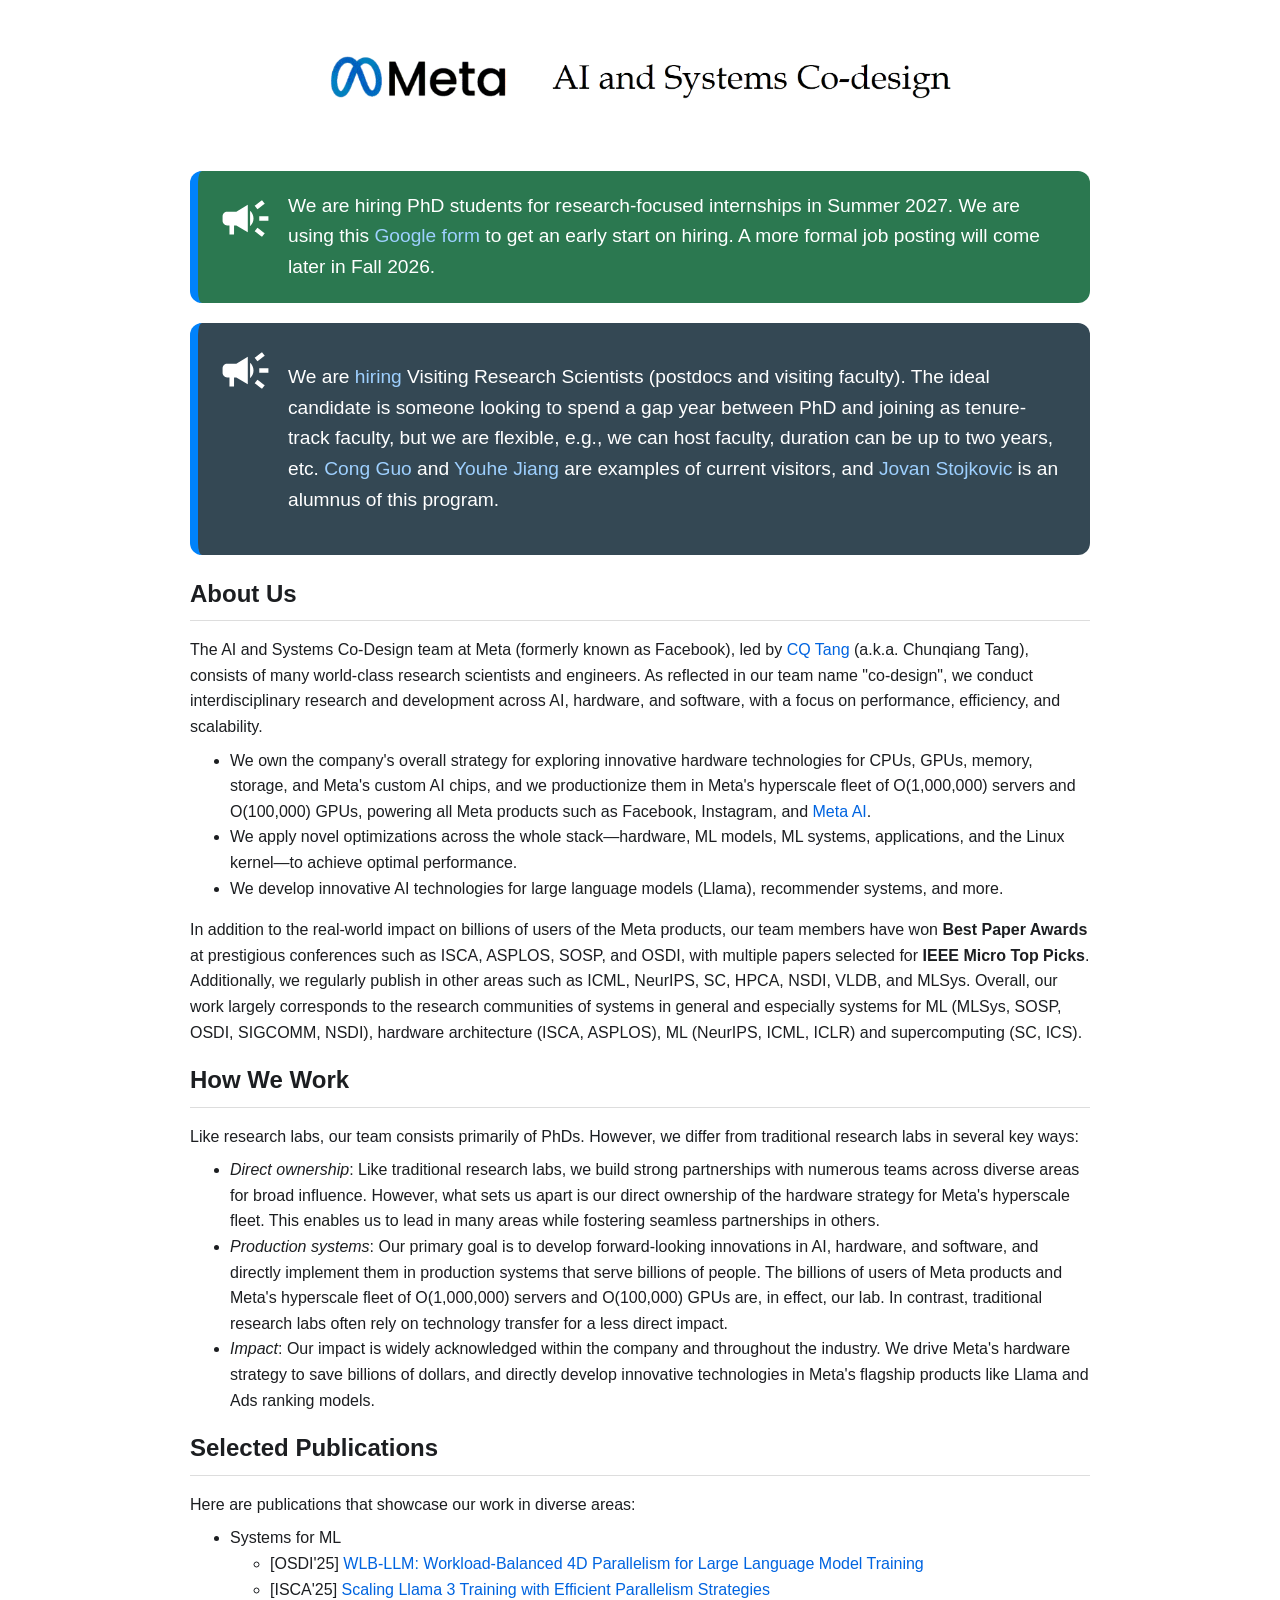
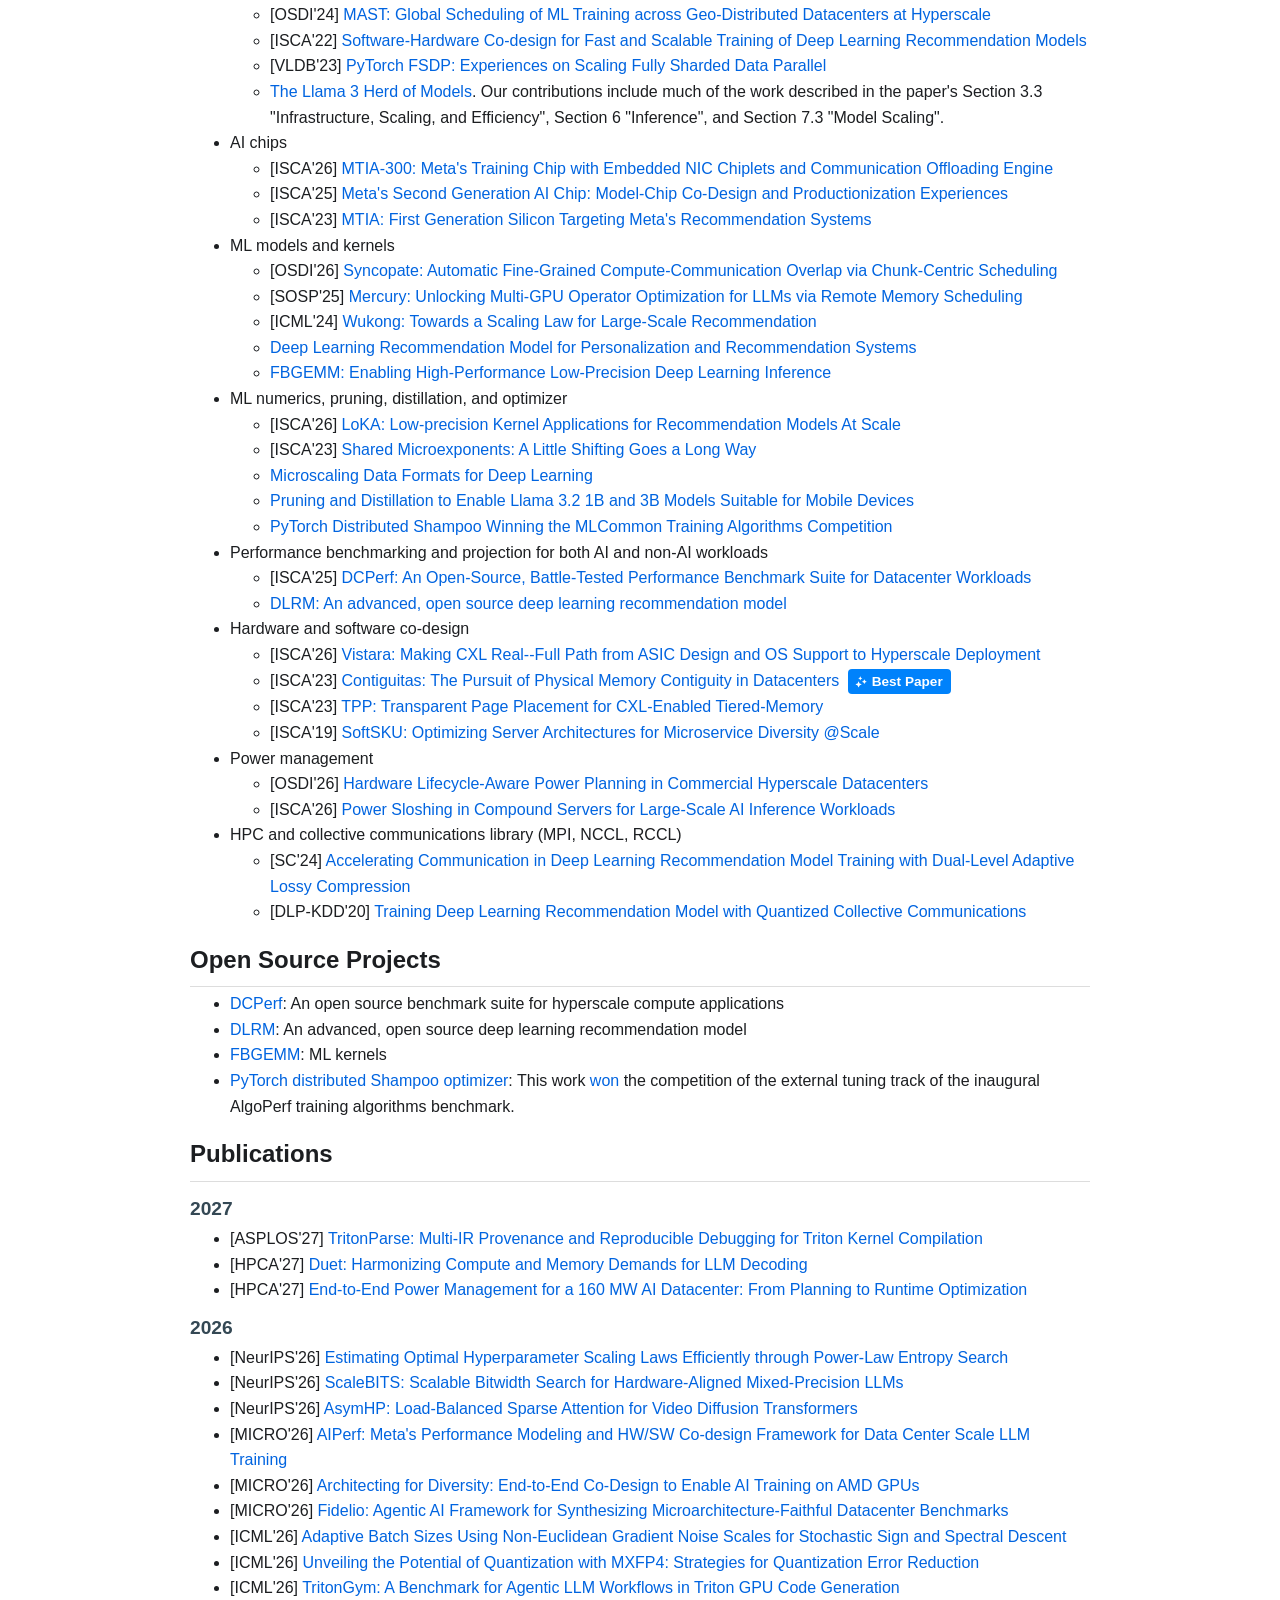
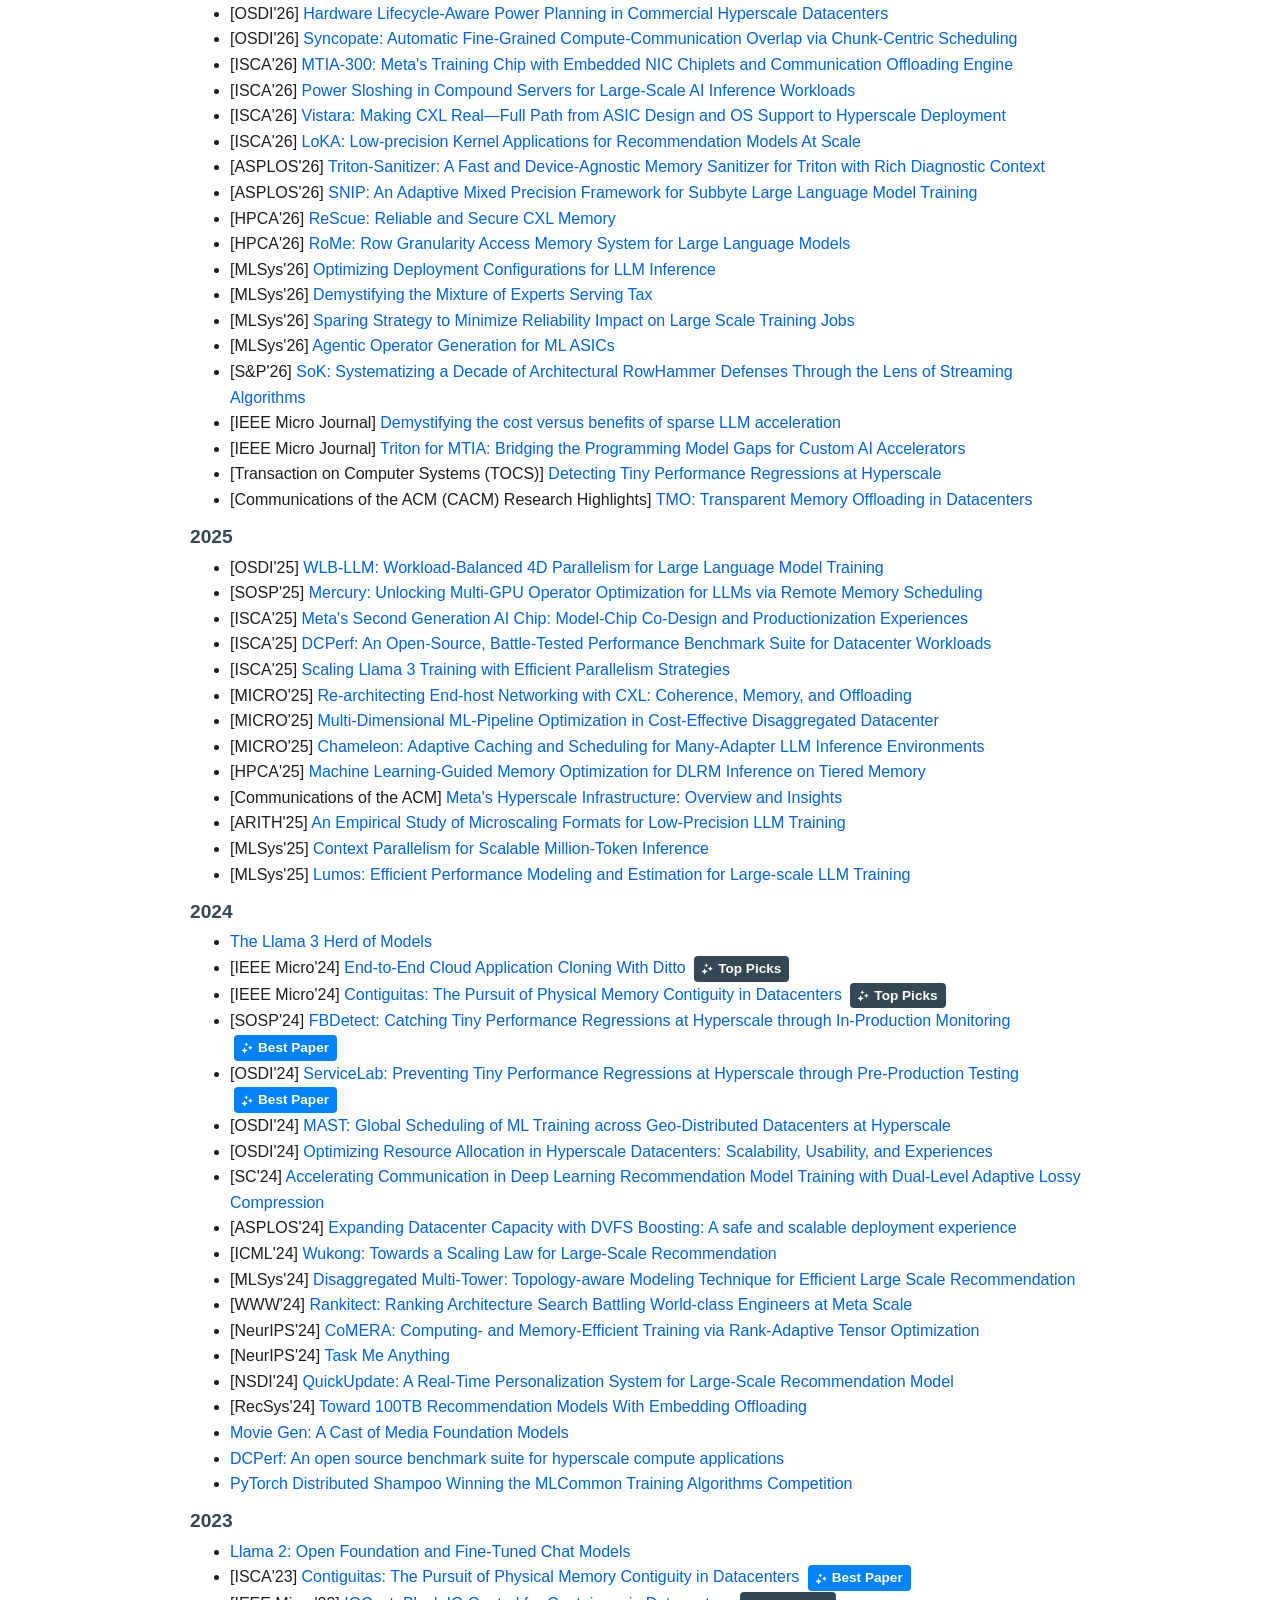
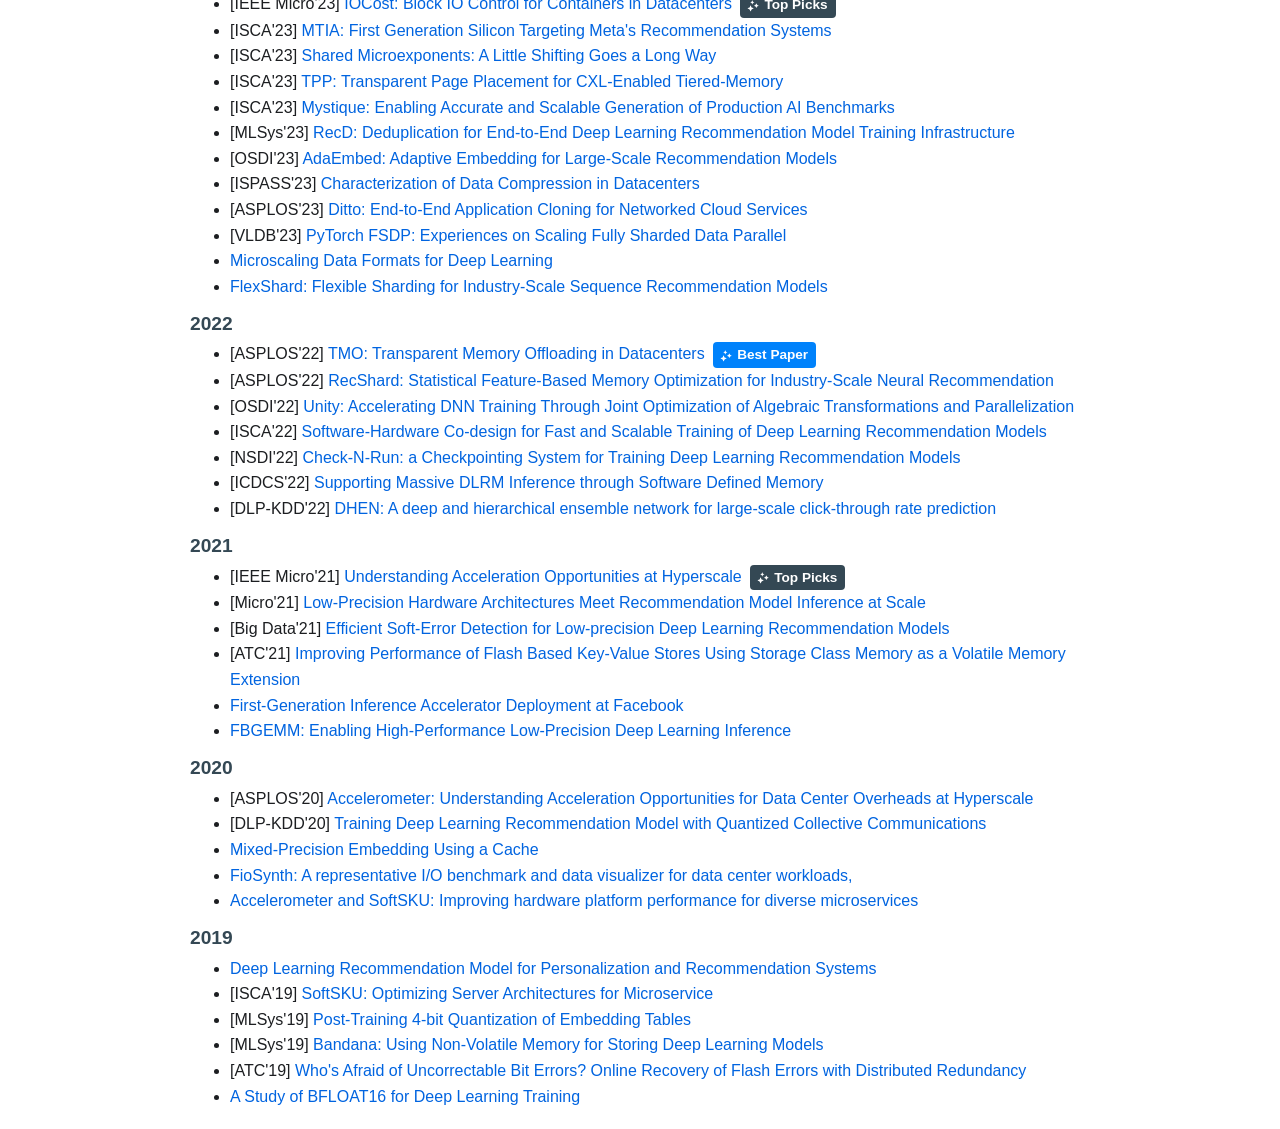
<file: index.html>
<!DOCTYPE html>
<html>

<head>
<meta http-equiv=Content-Type content="text/html; charset=windows-1252">
<meta name="viewport" content="width=device-width, initial-scale=1.0">
<meta name=Generator content="Microsoft Word 15 (filtered)">
<link rel="stylesheet" href="styles.css">
<link href="https://fonts.cdnfonts.com/css/facebook-sans" rel="stylesheet">
</head>

<body>
    <center>
        <p><img width=624 height=45 src="images/image1.gif"></p>
        <!-- <div class="logo-header">
            <img src="images/logo.png">
            <span>&nbsp;</span>
            <span>AI and Systems Co-Design</span>
        </div> -->
    </center>

    <br>

<div class="banner" style="background-color: #2b7850;">
We are hiring PhD students for research-focused internships in Summer 2027.
We are using this <a href="https://forms.gle/iMEyBxXYpRdUAaMf9">Google form</a> to get an early start on hiring. A more formal job posting will come later in Fall 2026.
    </div>

    <div class="banner">
<p>
<!-- <a href="https://jovans2.github.io">Jovan Stojkovic</a> and <a href="https://seahk.github.io">Seah Kim</a>, headed to Texas and Michigan respectively, are currently visiting us and have volunteered to share their experiences if you are interested.-->

We are <a href="https://academicjobsonline.org/ajo/jobs/31789">hiring</a> Visiting Research Scientists (postdocs and visiting faculty). The ideal candidate is someone looking to spend a gap year between PhD and joining as tenure-track faculty, but we are flexible, e.g., we can host faculty, duration can be up to two years, etc. <a href="https://guocong.me/">Cong Guo</a> and <a href="https://youhe-jiang.github.io/">Youhe Jiang</a> are examples of current visitors, and <a href="https://jovans2.github.io">Jovan Stojkovic</a> is an alumnus of this program.
<p>
<!--
      We're excited to welcome <a href="https://guocong.me/">Cong Guo</a> and <a href="https://youhe-jiang.github.io/">Youhe Jiang</a> as Visiting Research Scientists starting Fall 2026. 
<ul>
<li> Cong joins us from Duke - he works on computer architecture, hardware-software co-design, and efficient AI systems, with an emphasis on model compression, quantization, and architectural designs for LLM.
<li> Youhe joins us from Cambridge - he focuses on building efficient large-scale distributed systems for AI, including LLM serving, distributed training, and heterogeneous resource optimization.
</ul>
<a href="https://jovans2.github.io">Jovan Stojkovic</a>, our visitor from 2025-2026, has joined Texas as an assistant professor - he will continue to work with us part-time on cloud-native workloads, datacenters, and systems-level optimization for ML.
-->

    </div>


<div id="aboutus">
    <h2>About Us</h2>

    <p> The AI and Systems Co-Design team at Meta (formerly known as Facebook), led by <a href="https://tangchq74.github.io/"><a href="https://sites.google.com/site/tangchq">CQ Tang</a> (a.k.a. Chunqiang Tang), consists of many world-class research scientists and engineers. As reflected in our team name "co-design", we conduct interdisciplinary research and development across AI, hardware, and software, with a focus on performance, efficiency, and scalability.

<ul>
    <li>We own the company's overall strategy for exploring innovative hardware technologies for CPUs, GPUs, memory, storage, and Meta's custom AI chips, and we productionize them in Meta's hyperscale fleet of O(1,000,000) servers and O(100,000) GPUs, powering all Meta products such as Facebook, Instagram, and <a href="http://meta.ai/">Meta AI</a>.</li>

    <li>We apply novel optimizations across the whole stack&mdash;hardware, ML models, ML systems, applications, and the Linux kernel&mdash;to achieve optimal performance.</li>

    <li>We develop innovative AI technologies for large language models (Llama), recommender systems, and more.</li>
</ul>

<p>In addition to the real-world impact on billions of users of the Meta products, our team members have won <b>Best Paper Awards</b> at prestigious conferences such as ISCA, ASPLOS, SOSP, and OSDI, with multiple papers selected for <b>IEEE Micro Top Picks</b>. Additionally, we regularly publish in other areas such as ICML, NeurIPS, SC, HPCA, NSDI, VLDB, and MLSys. Overall, our work largely corresponds to the research communities of systems in general and especially systems for ML (MLSys, SOSP, OSDI, SIGCOMM, NSDI), hardware architecture (ISCA, ASPLOS), ML (NeurIPS, ICML, ICLR) and supercomputing (SC, ICS).</p>
</div>

<div id="howwework">
<p> <h2>How We Work</h2>

<p>Like research labs, our team consists primarily of PhDs. However, we differ from traditional research labs in several key ways:

<ul>
    <li><i>Direct ownership</i>: Like traditional research labs, we build strong partnerships with numerous teams across diverse areas for broad influence. However, what sets us apart is our direct ownership of the hardware strategy for Meta's hyperscale fleet. This enables us to lead in many areas while fostering seamless partnerships in others.</li>

    <li><i>Production systems</i>: Our primary goal is to develop forward-looking innovations in AI, hardware, and software, and directly implement them in production systems that serve billions of people. The billions of users of Meta products and Meta's hyperscale fleet of O(1,000,000) servers and O(100,000) GPUs are, in effect, our lab. In contrast, traditional research labs often rely on technology transfer for a less direct impact.</li>

    <li><i>Impact</i>: Our impact is widely acknowledged within the company and throughout the industry. We drive Meta's hardware strategy to save billions of dollars, and directly develop innovative technologies in Meta's flagship products like Llama and Ads ranking models.</li>
</ul>
</div>

<!--
<div id="members">
<p>To gain a better understanding of who we are, feel free to explore some profiles of our team members:
<a href="https://tangchq74.github.io/">Chunqiang (CQ) Tang</a>,
<a href="https://scholar.google.com/citations?user=8xbO51UAAAAJ&amp;hl=en&amp;oi=ao">Pavan Balaji</a>,
<a href="https://scholar.google.com/citations?user=HqGW4HIAAAAJ&amp;hl=en&amp;oi=ao">Amar Phanishayee</a>,
<a href="https://scholar.google.com/citations?user=p5h2zh8AAAAJ&amp;hl=en&amp;oi=ao">Maxim Naumov</a>,
<a href="https://sites.google.com/site/jongsoopark/home">Jongsoo Park</a>,
<a href="https://scholar.google.com/citations?user=eOyDnQYAAAAJ&amp;hl=en"> Changkyu Kim</a>,
<a href="https://scholar.google.com/citations?user=yxUD8q4AAAAJ&amp;hl=en&amp;oi=ao">Doe Hyun Yoon</a>,
<a href="https://scholar.google.com/citations?user=yUXXPwYAAAAJ&amp;hl=en">Satish Nadathur</a>,
<a href="https://scholar.google.com/citations?user=8rbsmO0AAAAJ&amp;hl=en&amp;oi=ao">Abhishek Dhanotia</a>,
<a href="https://scholar.google.com/citations?user=KpnlsFwAAAAJ&amp;hl=en&amp;oi=ao">Joel Coburn</a>,
<a href="https://scholar.google.com/citations?user=6PyfjT4AAAAJ&amp;hl=en&amp;oi=ao">Ehsan K. Ardestani</a>,
<a href="https://scholar.google.com/citations?user=Ce2uZUYAAAAJ&amp;hl=en&amp;oi=ao">Bangsheng Tang</a>,
<a href="https://scholar.google.com/citations?user=mD2TUGQAAAAJ&amp;hl=en&amp;oi=ao">Mustafa Ozdal</a>,<a
<a href="https://jianyuhuang.com/">Jianyu Huang</a>,
<a href="https://dblp.org/pid/92/5162.html">Wenyin Fu</a>,
<a href="https://scholar.google.com/citations?user=nFONGREAAAAJ&amp;hl=en">Jayneel Gandhi</a>,
<a href="https://scholar.google.com/citations?user=elK4Gu8AAAAJ&amp;hl=en">Geet Sethi</a>.</li></p>
</div>
-->


<div id="selectedpublications">
<p><h2>Selected Publications</h2>

<p>Here are publications that showcase our work in diverse areas:</p>

<ul>

<li>Systems for ML
    <ul>
        <li>[OSDI'25] <a href="https://www.usenix.org/system/files/osdi25-wang-zheng.pdf">WLB-LLM: Workload-Balanced 4D Parallelism for Large Language Model Training</a></li>
     <li>[ISCA'25] <a href="papers/Llama3-ISCA25.pdf">Scaling Llama 3 Training with Efficient Parallelism Strategies</a></li>
    <li>[OSDI'24] <a href="https://www.usenix.org/system/files/osdi24-choudhury.pdf"> MAST: Global Scheduling of ML Training across Geo-Distributed Datacenters at Hyperscale</a></li>


    <li>[ISCA'22] <a href="https://arxiv.org/pdf/2104.05158">Software-Hardware Co-design for Fast and Scalable Training of Deep Learning Recommendation Models</a></li>

    <li>[VLDB'23] <a href="https://arxiv.org/pdf/2304.11277">PyTorch FSDP: Experiences on Scaling Fully Sharded Data Parallel</a></li>

        <li><a href="https://ai.meta.com/research/publications/the-llama-3-herd-of-models/">The Llama 3 Herd of Models</a>. Our contributions include much of the work described in the paper's Section 3.3 "Infrastructure, Scaling, and Efficiency", Section 6 "Inference", and Section 7.3 "Model Scaling".</li>

    </ul>
</li>

<li>AI chips
    <ul>
        <li>[ISCA'26] <a href="papers/MTIA300_ISCA2026.pdf">MTIA-300: Meta's Training Chip with Embedded NIC Chiplets and Communication Offloading Engine</a></li>
        <li>[ISCA'25] <a href="papers/MTIA-ISCA25.pdf">Meta's Second Generation AI Chip: Model-Chip Co-Design and Productionization Experiences</a></li>
        <li>[ISCA'23] <a href="http://firoozshahian.com/publications/3579371.3589348.pdf">MTIA: First Generation Silicon Targeting Meta's Recommendation Systems</a>
    </ul>
</li>

<li>ML models and kernels
    <ul>
        <li>[OSDI'26] <a href="https://arxiv.org/pdf/2601.20595">Syncopate: Automatic Fine-Grained Compute-Communication Overlap via Chunk-Centric Scheduling</a></li>
        <li>[SOSP'25] <a href="https://dl.acm.org/doi/pdf/10.1145/3731569.3764798">Mercury: Unlocking Multi-GPU Operator Optimization for LLMs via Remote Memory Scheduling</a></li>
        <li>[ICML'24] <a href="https://arxiv.org/pdf/2403.02545">Wukong: Towards a Scaling Law for Large-Scale Recommendation</a></li>
        <li><a href="https://arxiv.org/pdf/1906.00091">Deep Learning Recommendation Model for Personalization and Recommendation Systems</a></li>

        <li><a href="https://arxiv.org/pdf/2101.05615">FBGEMM: Enabling High-Performance Low-Precision Deep Learning Inference</a></li>
    </ul>
</li>

<li>ML numerics, pruning, distillation, and optimizer
    <ul>
        <li>[ISCA'26] <a href="https://arxiv.org/pdf/2605.10886">LoKA: Low-precision Kernel Applications for Recommendation Models At Scale</a></li>
        <li>[ISCA'23] <a href="https://arxiv.org/abs/2302.08007">Shared Microexponents: A Little Shifting Goes a Long Way</a></li>

        <li><a href="https://arxiv.org/pdf/2310.10537">Microscaling Data Formats for Deep Learning</a></li>

        <li><a href="https://ai.meta.com/blog/llama-3-2-connect-2024-vision-edge-mobile-devices/">Pruning and Distillation to Enable Llama 3.2 1B and 3B Models Suitable for Mobile Devices</a></li>

        <li><a href="https://www.linkedin.com/posts/hjmshi_announcing-the-results-of-the-inaugural-algoperf-activity-7224879495734870017-rVHn/"> PyTorch Distributed Shampoo Winning the MLCommon Training
Algorithms Competition</a></li>
    </ul>
</li>

<li>Performance benchmarking and projection for both AI and non-AI workloads
    <ul>
        <li>[ISCA'25] <a href="papers/DCPerf-ISCA25.pdf">DCPerf: An Open-Source, Battle-Tested Performance Benchmark Suite for Datacenter Workloads</a></li>

        <li><a href="https://ai.meta.com/blog/dlrm-an-advanced-open-source-deep-learning-recommendation-model/">DLRM: An advanced, open source deep learning recommendation model</a></li>
    </ul>
</li>

<li>Hardware and software co-design
    <ul>
        <li> [ISCA'26] <a href="papers/isca26/vistara_camera_ready.pdf">Vistara: Making CXL Real--Full Path from ASIC Design and OS Support to Hyperscale Deployment</a></li>
        <li>[ISCA'23] <a href="https://dl.acm.org/doi/pdf/10.1145/3579371.3589079"> Contiguitas: The Pursuit of Physical Memory Contiguity in Datacenters</a> <span class="award">Best Paper</span></li>

        <li>[ISCA'23] <a href="https://arxiv.org/pdf/2206.02878">TPP: Transparent Page Placement for CXL-Enabled Tiered-Memory</a></li>

        <li>[ISCA'19] <a href="https://research.fb.com/wp-content/uploads/2019/05/SoftSKU-Optimizing-Server-Architectures-for-Microservice-Diversity-@Scale.pdf">SoftSKU: Optimizing Server Architectures for Microservice
Diversity @Scale</a></li>
    </ul>
</li>

<li> Power management
    <ul>
        <li>[OSDI'26] <a href="https://jovans2.github.io/files/Li_OSDI_2026.pdf">Hardware Lifecycle-Aware Power Planning in Commercial Hyperscale Datacenters</a></li>
        <li>[ISCA'26] <a href="https://jovans2.github.io/files/power_sloshing_isca_camera_ready.pdf">Power Sloshing in Compound Servers for Large-Scale AI Inference Workloads</a></li>
    </ul>
</li>

<li>HPC and collective communications library (MPI, NCCL, RCCL)
    <ul>
        <li>[SC'24] <a href="https://arxiv.org/pdf/2407.04272">Accelerating
Communication in Deep Learning Recommendation Model Training with Dual-Level
Adaptive Lossy Compression</a></li>

        <li>[DLP-KDD'20] <a href="https://research.fb.com/wp-content/uploads/2020/08/Training-Deep-Learning-Recommendation-Model-with-Quantized-Collective-Communications-v2.pdf"> Training Deep Learning Recommendation Model with Quantized Collective Communications</a></li>
    </ul>
</li>

</ul>
</div>


<div id="opensourceprojects">
<p> <h2>Open Source Projects</h2>
<ul>
    <li><a href="https://engineering.fb.com/2024/08/05/data-center-engineering/dcperf-open-source-benchmark-suite-for-hyperscale-compute-applications/">DCPerf</a>: An open source benchmark suite for hyperscale compute applications</li>

    <li><a href="https://ai.meta.com/blog/dlrm-an-advanced-open-source-deep-learning-recommendation-model/"> DLRM</a>: An advanced, open source deep learning recommendation model</li>

    <li><a href="https://pytorch.org/FBGEMM/">FBGEMM</a>: ML kernels</li>

    <li><a href="https://github.com/facebookresearch/optimizers/blob/main/distributed_shampoo/README.md"> PyTorch distributed Shampoo optimizer</a>: This work <a href="https://www.linkedin.com/posts/hjmshi_announcing-the-results-of-the-inaugural-algoperf-activity-7224879495734870017-rVHn/">won</a> the competition of the external tuning track of the inaugural AlgoPerf training algorithms benchmark.</li>
</ul>
</div>

<!-- moved publications into a separate publications.html so we can share across index.html and acf.html -->
<!-- use this command to test locally (since otherwise javascript wont be able to load the publications.html file) -->
<!-- % python3 -m http.server 8000 --bind localhost -->
<div id="publications"></div>

<script>
  fetch('publications.html')
    .then(response => response.text())
    .then(html => {
      document.getElementById('publications').innerHTML = html;
    });
</script>

</body>

</html>
</file>
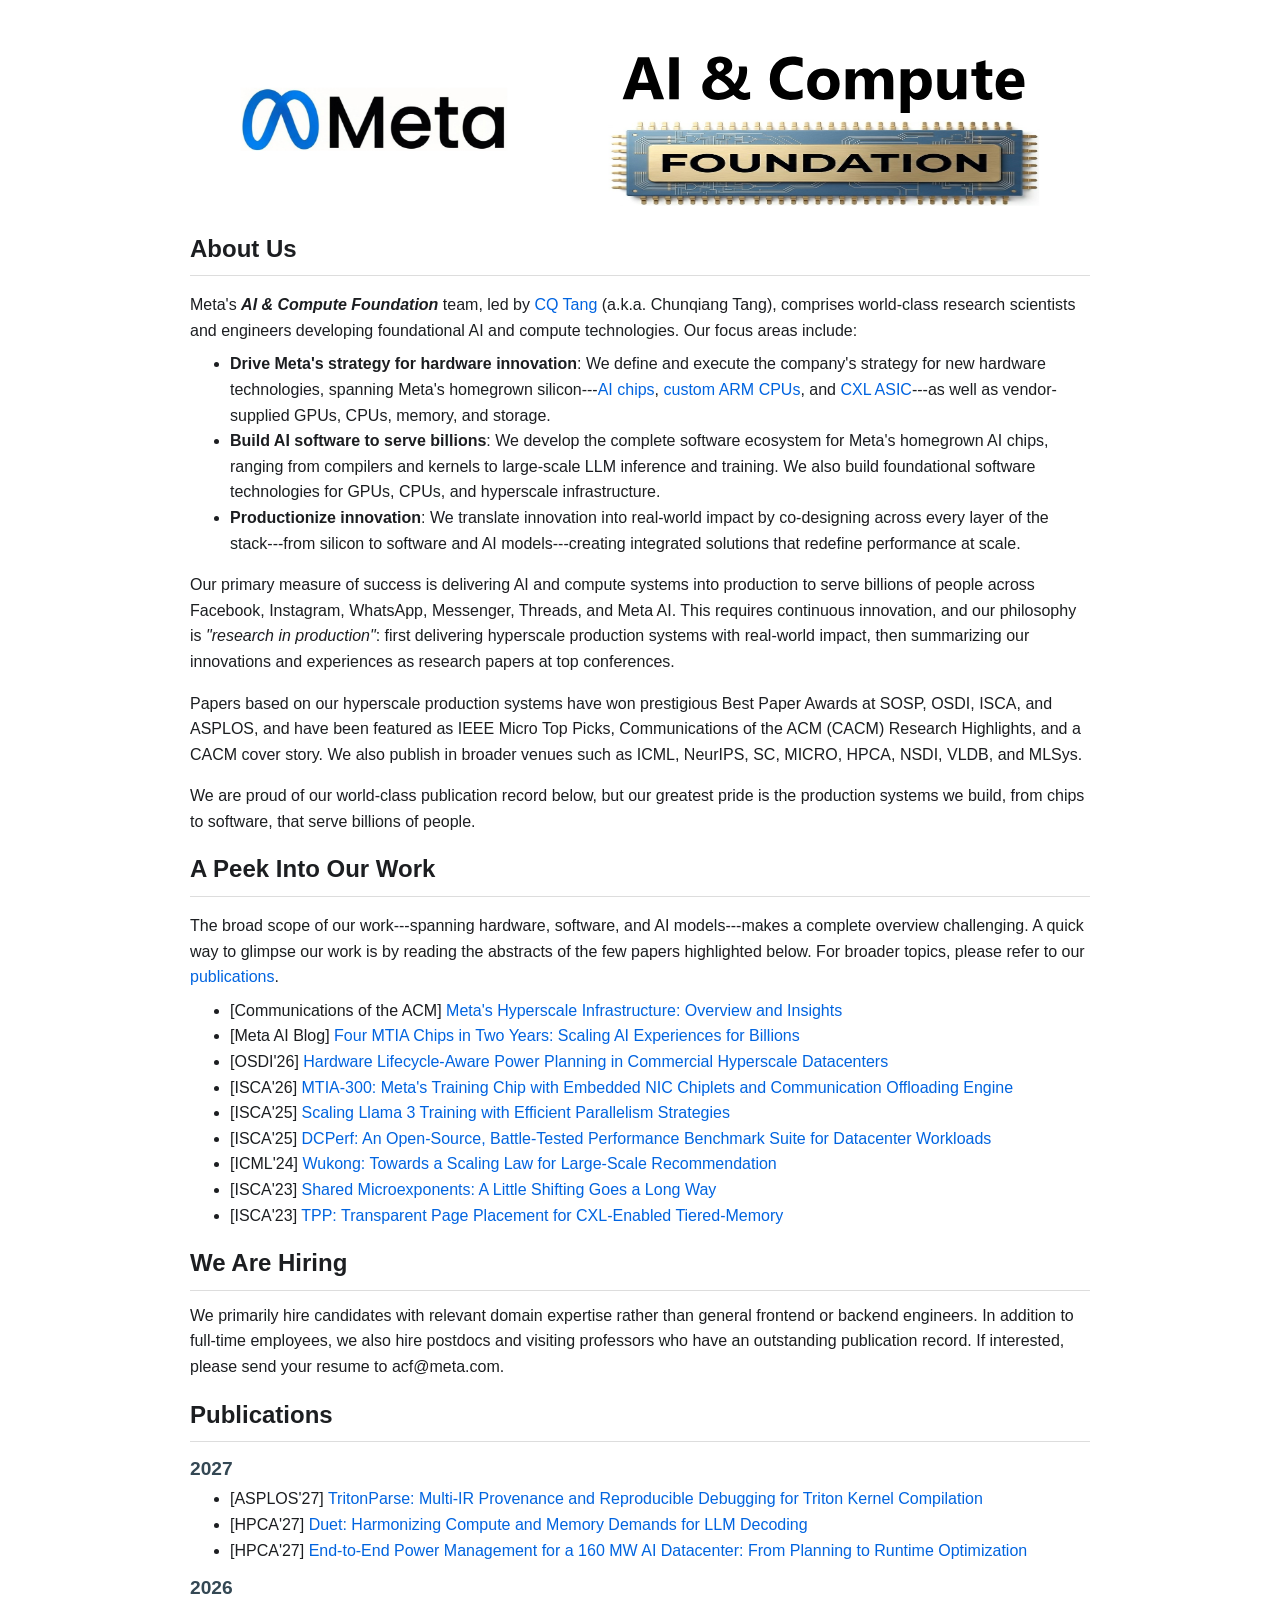
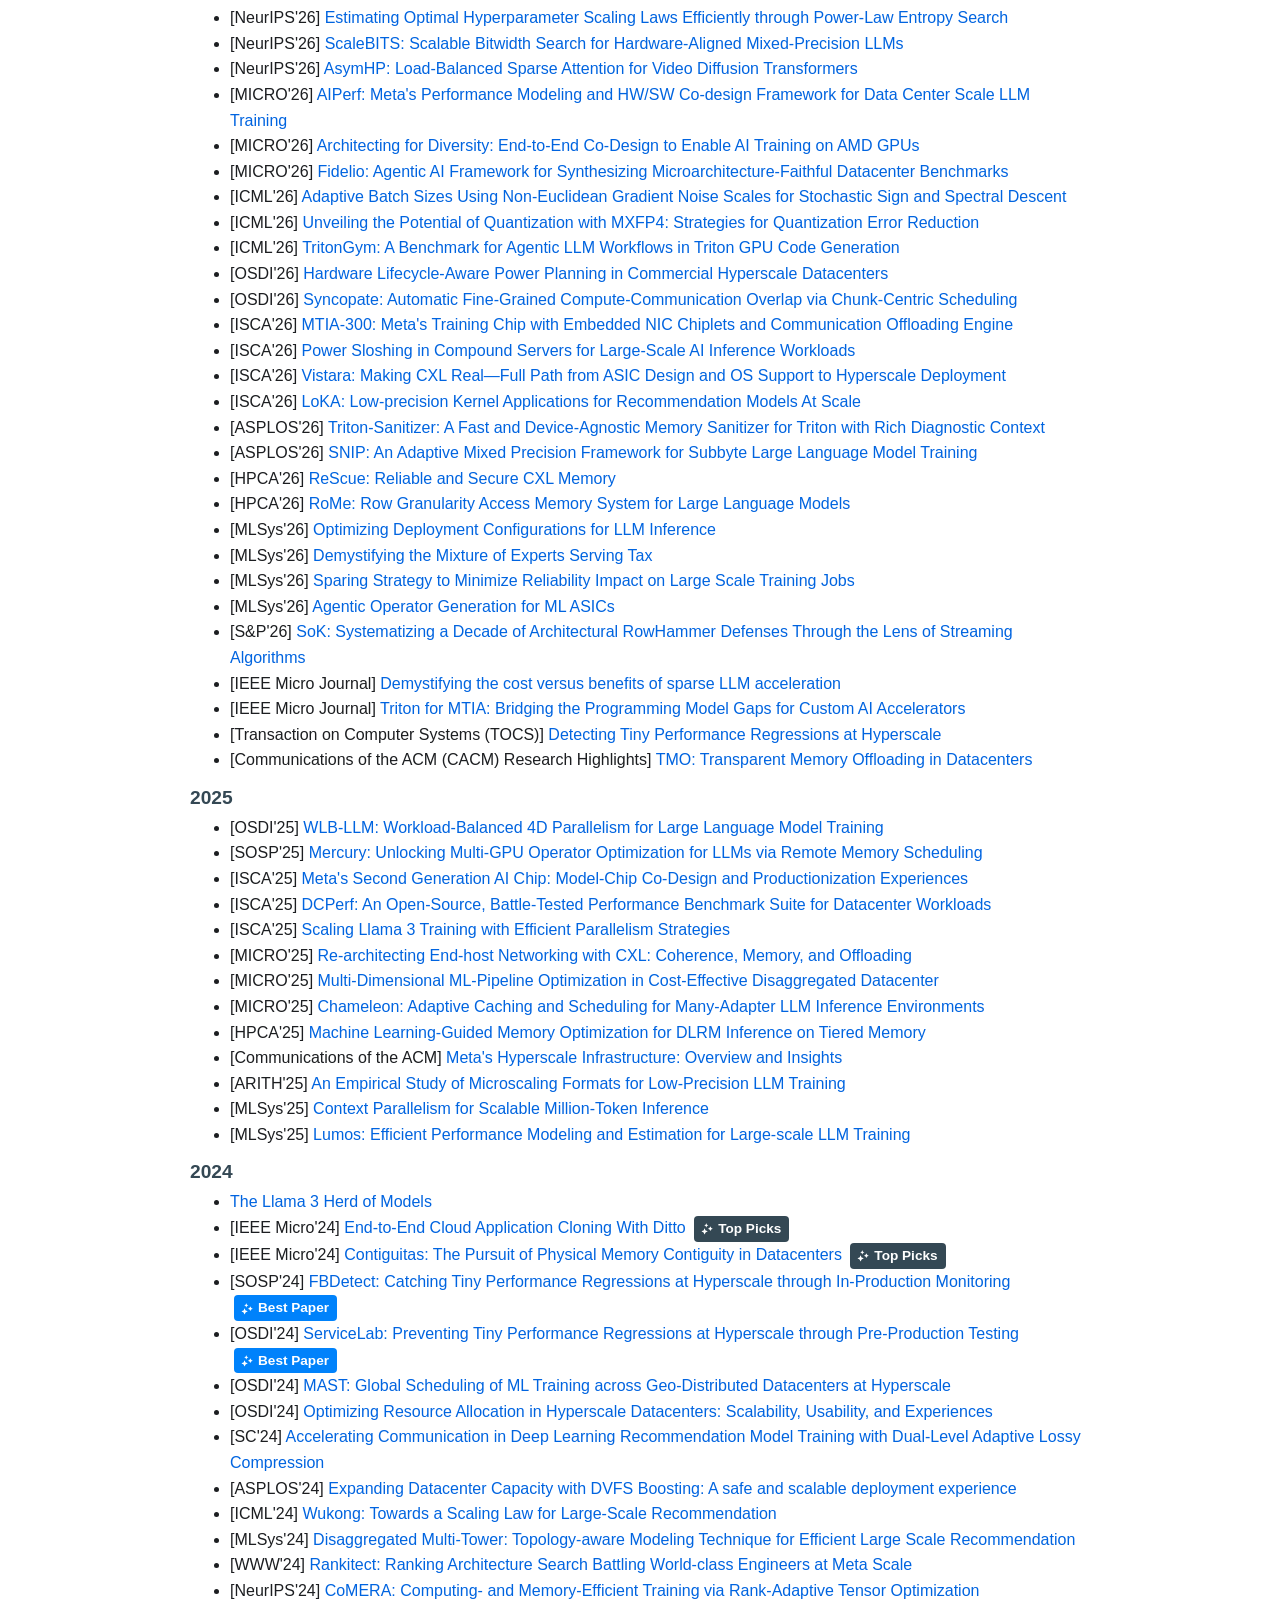
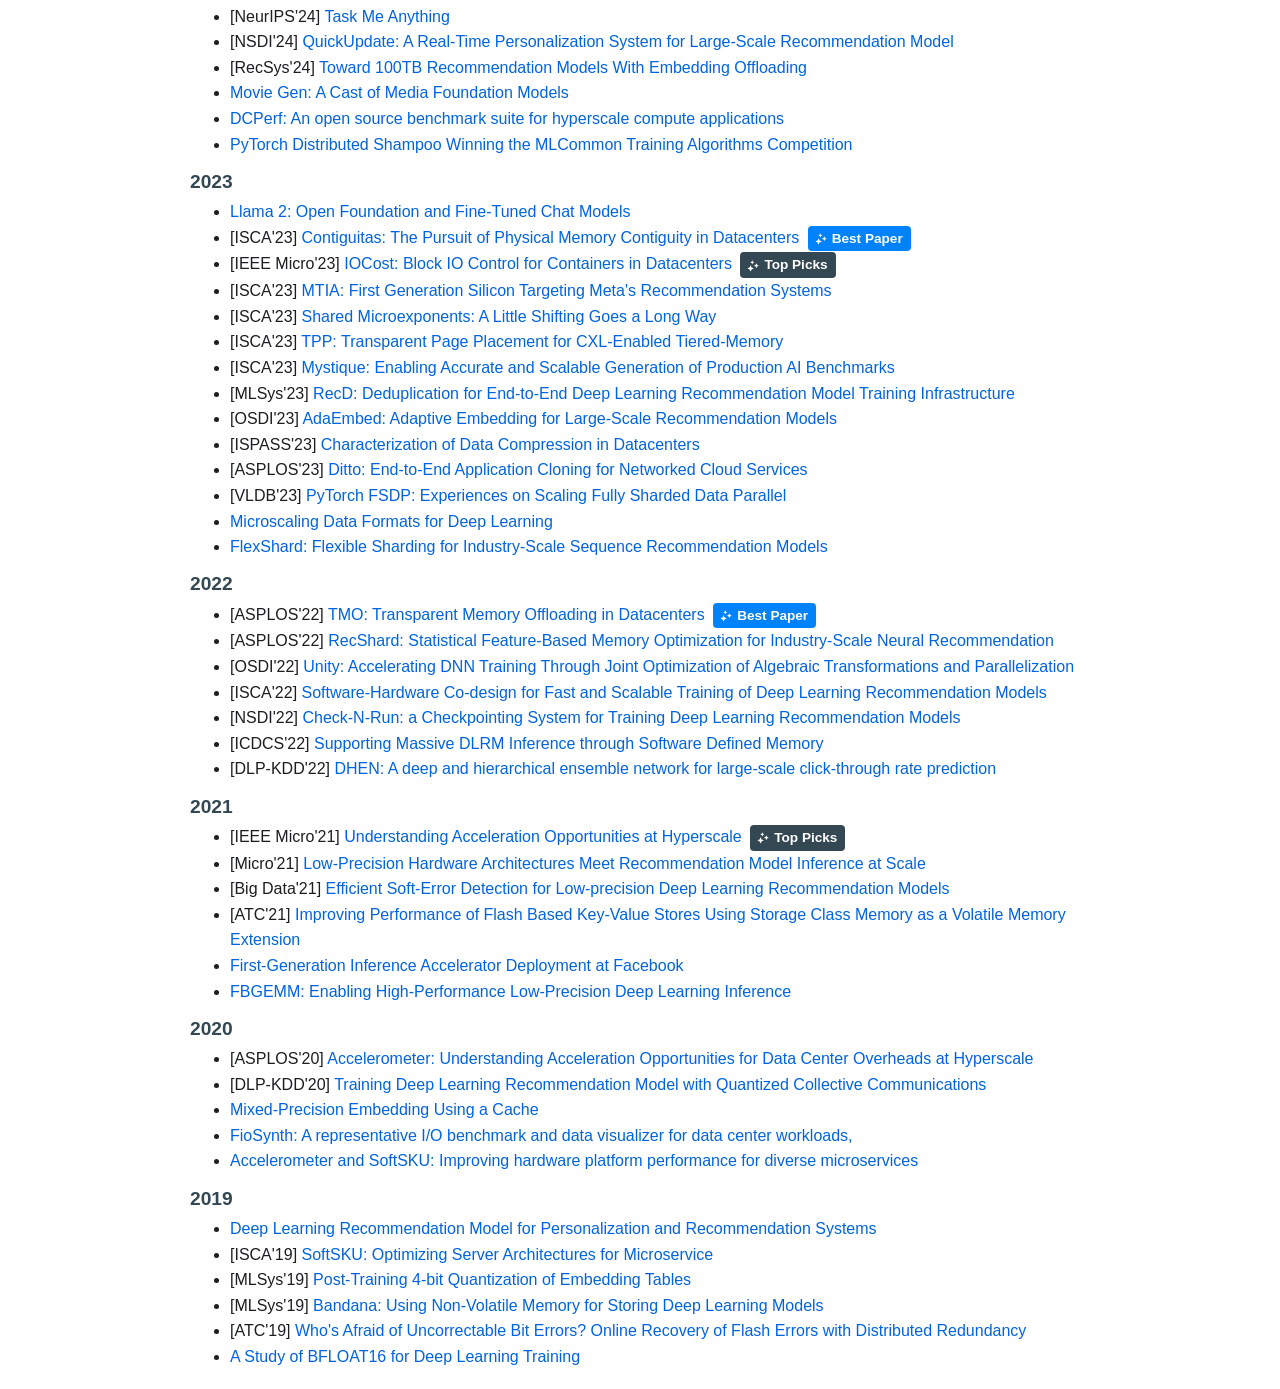
<file: acf.html>
<!DOCTYPE html>
<html>

<head>
<meta http-equiv=Content-Type content="text/html; charset=windows-1252">
<meta name="viewport" content="width=device-width, initial-scale=1.0">
<meta name=Generator content="Microsoft Word 15 (filtered)">
<link rel="stylesheet" href="styles.css">
<link href="https://fonts.cdnfonts.com/css/facebook-sans" rel="stylesheet">
</head>

<body>
    <center>
        <p><img width=800 src="images/Meta-ACF-Logo.svg"></p>
    </center>

    <!--

    <div class="banner">
        We are hiring PhD research interns for summer 2026 but are only targeting senior PhD students expected to graduate in 2026 or 2027, as one of the goals is to convert successful interns into full-time employees after graduation. 
    </div>
    -->

    <h2>About Us</h2>

    <p>Meta's <b><i>AI & Compute Foundation</i></b> team, led by 
    <a href="https://tangchq74.github.io/"><a href="https://sites.google.com/site/tangchq">CQ Tang</a> (a.k.a. Chunqiang Tang), comprises world-class research scientists and engineers developing foundational AI and compute technologies. Our focus areas include:
    </p>

<ul>
    <li> <b>Drive Meta's strategy for hardware innovation</b>:
        We define and execute the company's strategy for new hardware technologies, spanning Meta's homegrown silicon---<a href="https://ai.meta.com/blog/meta-mtia-scale-ai-chips-for-billions/">AI chips</a>, <a href="https://about.fb.com/news/2026/03/meta-partners-with-arm-to-develop-new-class-of-data-center-silicon/">custom ARM CPUs</a>, and <a href="papers/isca26/vistara_camera_ready.pdf">
            CXL ASIC</a>---as well as vendor-supplied GPUs, CPUs, memory, and storage.
    </li>

    <li><b>Build AI software to serve billions</b>:
We develop the complete software ecosystem for Meta's homegrown AI chips, ranging from compilers and kernels to large-scale LLM inference and training. We also build foundational software technologies for GPUs, CPUs, and hyperscale infrastructure.
    </li>

    <li><b>Productionize innovation</b>:
We translate innovation into real-world impact by co-designing across every layer of the stack---from silicon to software and AI models---creating integrated solutions that redefine performance at scale.
    </li>
</ul>

<p>Our primary measure of success is delivering AI and compute systems into production to serve billions of people across Facebook, Instagram, WhatsApp, Messenger, Threads, and Meta AI. This requires continuous innovation, and our philosophy is <i>"research in production"</i>: first delivering hyperscale production systems with real-world impact, then summarizing our innovations and experiences as research papers at top conferences. 

<p>Papers based on our hyperscale production systems have won prestigious Best Paper Awards at SOSP, OSDI, ISCA, and ASPLOS, and have been featured as IEEE Micro Top Picks, Communications of the ACM (CACM) Research Highlights, and a CACM cover story. We also publish in broader venues such as ICML, NeurIPS, SC, MICRO, HPCA, NSDI, VLDB, and MLSys. 

<p>We are proud of our world-class publication record below, but our greatest pride is the production systems we build, from chips to software, that serve billions of people.

<h2>A Peek Into Our Work</h2>

<p>The broad scope of our work---spanning hardware, software, and AI models---makes a complete overview challenging. A quick way to glimpse our work is by reading the abstracts of the few papers highlighted below. For broader topics, please refer to our <a href="#publications">publications</a>. 

<ul>
    <li>[Communications of the ACM] <a href="https://tangchq74.github.io/Meta-infra.pdf">Meta's Hyperscale Infrastructure: Overview and Insights</a>
    <li>[Meta AI Blog] <a href="https://ai.meta.com/blog/meta-mtia-scale-ai-chips-for-billions/">Four MTIA Chips in Two Years: Scaling AI Experiences for Billions</a>
    <li>[OSDI'26] <a href="https://jovans2.github.io/files/Li_OSDI_2026.pdf">Hardware Lifecycle-Aware Power Planning in Commercial Hyperscale Datacenters</a></li>
    <li>[ISCA'26] <a href="papers/MTIA300_ISCA2026.pdf">MTIA-300: Meta's Training Chip with Embedded NIC Chiplets and Communication Offloading Engine</a></li>

     <li>[ISCA'25] <a href="papers/Llama3-ISCA25.pdf">Scaling Llama 3 Training with Efficient Parallelism Strategies</a></li>

    <li>[ISCA'25] <a href="papers/DCPerf-ISCA25.pdf">DCPerf: An Open-Source, Battle-Tested Performance Benchmark Suite for Datacenter Workloads</a></li>

    <li>[ICML'24] <a href="https://arxiv.org/pdf/2403.02545">Wukong: Towards a Scaling Law for Large-Scale Recommendation</a></li>

        <li>[ISCA'23] <a href="https://arxiv.org/abs/2302.08007">Shared Microexponents: A Little Shifting Goes a Long Way</a></li>

        <li>[ISCA'23] <a href="https://arxiv.org/pdf/2206.02878">TPP: Transparent Page Placement for CXL-Enabled Tiered-Memory</a></li>

</ul>

<p>

<div id="hiring">
<h2>We Are Hiring</h2>
We primarily hire candidates with relevant domain expertise rather than general frontend or backend engineers. In addition to full-time employees, we also hire postdocs and visiting professors who have an outstanding publication record.

If interested, please send your resume to acf@meta.com.

</div>

<!-- moved publications into a separate publications.html so we can share across index.html and acf.html -->
<!-- use this command to test locally (since otherwise javascript wont be able to load the publications.html file) -->
<!-- % python3 -m http.server 8000 --bind localhost -->
<div id="publications"></div>

<script>
  fetch('publications.html')
    .then(response => response.text())
    .then(html => {
      document.getElementById('publications').innerHTML = html;
    });
</script>

</body>

</html>
</file>
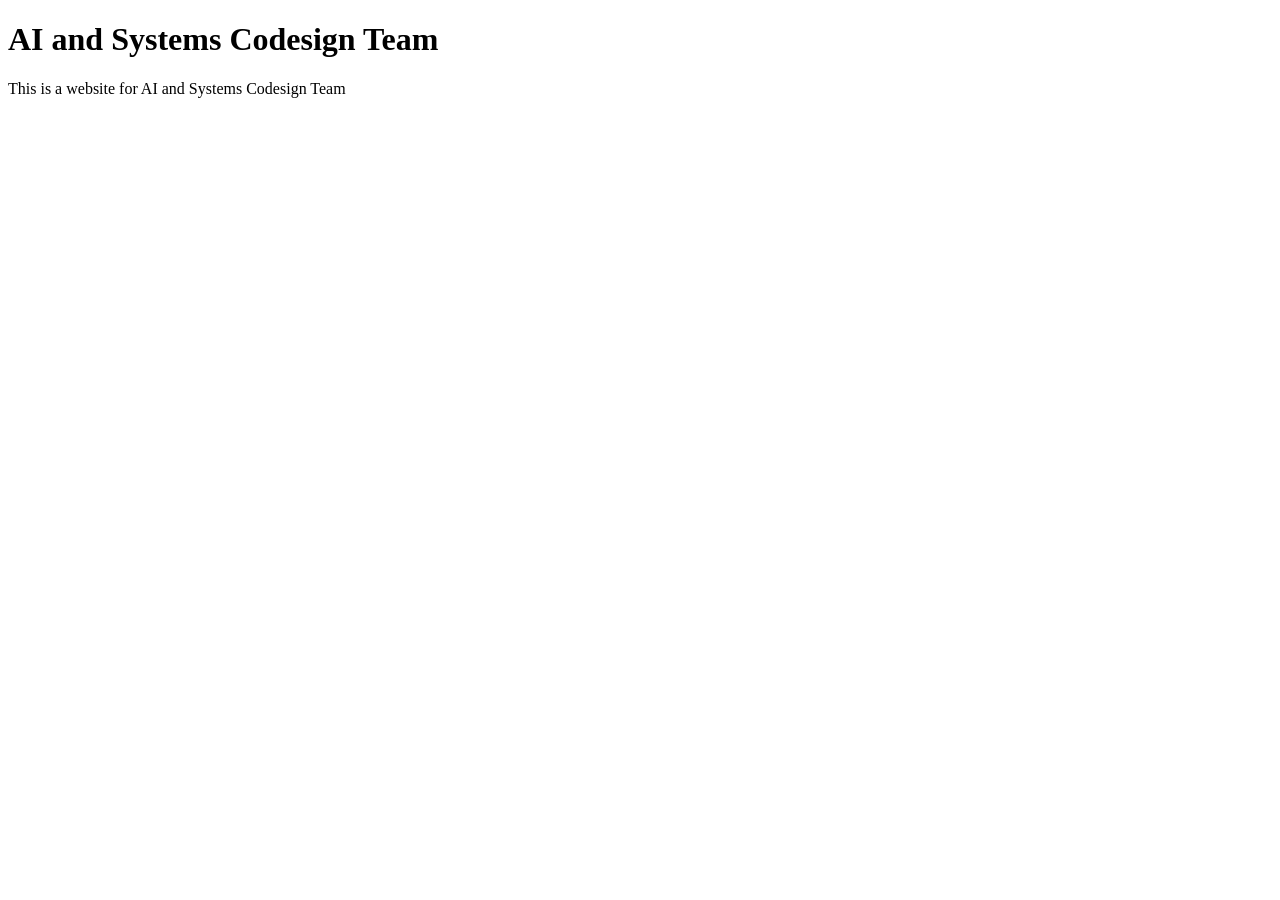
<file: main_page.html>
<!DOCTYPE html>
<html>
<head>
    <title>AI and Systems Codesign Team</title>
</head>
<body>
    <h1>AI and Systems Codesign Team</h1>
    <p>This is a website for AI and Systems Codesign Team</p>
</body>
</html>
</file>
<file: styles.css>
/* Base styles for AI & Systems Co-Design Team website */

/* Meta color palette */
:root {
    --meta-light-blue: #0082fb;
    --meta-blue: #0064e0;
    --meta-black: #000000;
    --meta-gray: #1c1e21;
    --meta-darkslategray: #1c2b33;
    --meta-darkslategray-light: #344854;
}

/* Typography and base styles */
body {
    font-family: -apple-system, BlinkMacSystemFont, "Segoe UI", Roboto, Helvetica, Arial, sans-serif;
    line-height: 1.6;
    max-width: 900px;
    margin: 0 auto;
    padding: 40px 20px 20px 20px;
    color: var(--meta-gray);
}

/* Links */
a {
    text-decoration: none;
    color: var(--meta-blue);
}

a:hover {
    text-decoration: underline;
    color: var(--meta-light-blue);
}

/* Headings */
h1 {
    color: var(--meta-gray);
    font-size: 1.8em;
    margin-top: 0em;
    margin-bottom: 0.5em;
    padding-bottom: 0.3em;
    border-bottom: 2px solid var(--meta-light-blue);
}

h2 {
    color: var(--meta-gray);
    font-size: 1.5em;
    margin-top: 0em;
    margin-bottom: 0.5em;
    padding-bottom: 0.3em;
    border-bottom: 1px solid #ddd;
}

h3 {
    color: var(--meta-darkslategray-light);
    font-size: 1.2em;
    margin-top: 0.5em;
    margin-bottom: 0.5em;
}

h4 {
    color: var(--meta-darkslategray-light);
    font-size: 1.1em;
    margin-top: 0em;
    margin-bottom: 0.5em;
}

/* Lists */
ul, ol {
    margin-top: 0;
    padding-top: 0;
    margin-bottom: 0;
}

/* Lists following headings - tighter spacing */
h2 + ul,
h3 + ul,
h2 + p + ul,
h3 + p + ul {
    margin-top: -0.5em;
}

/* Images */
img {
    max-width: 100%;
    height: auto;
}

/* Paragraphs */
p {
    margin-bottom: 1em;
}

/* Logo header */
.logo-header {
    display: inline-flex;
    align-items: center;
    gap: 12px;
}

.logo-header img {
    display: block;
    height: 2em;
}

.logo-header span {
    font-family: "Facebook Sans", sans-serif;
    font-size: 2em;
    color: var(--meta-gray);
    line-height: 45px;
}

/* Announcement banner */
.banner {
    background: var(--meta-darkslategray-light);
    color: #fff;
    padding: 20px 25px 20px 90px;
    border-radius: 12px;
    margin: 20px 0;
    border-left: 8px solid var(--meta-light-blue);
    font-size: 1.2em;
    position: relative;
}

.banner::before {
    content: "";
    position: absolute;
    left: 20px;
    top: 20px;
    width: 55px;
    height: 55px;
    background-image: url("data:image/svg+xml,%3Csvg xmlns='http://www.w3.org/2000/svg' viewBox='0 0 24 24' fill='white'%3E%3Cpath d='M18 11v2h4v-2h-4zm-2 6.61c.96.71 2.21 1.65 3.2 2.39.4-.53.8-1.07 1.2-1.6-.99-.74-2.24-1.68-3.2-2.4-.4.54-.8 1.08-1.2 1.61zM20.4 5.6c-.4-.53-.8-1.07-1.2-1.6-.99.74-2.24 1.68-3.2 2.4.4.53.8 1.07 1.2 1.6.96-.72 2.21-1.65 3.2-2.4zM4 9c-1.1 0-2 .9-2 2v2c0 1.1.9 2 2 2h1v4h2v-4h1l5 3V6L8 9H4zm11.5 3c0-1.33-.58-2.53-1.5-3.35v6.69c.92-.81 1.5-2.01 1.5-3.34z'/%3E%3C/svg%3E");
    background-size: contain;
    background-repeat: no-repeat;
}

.banner a {
    color: #9ed0ff;
}

.banner a:hover {
    color: #c8e4ff;
}

/* Award badges */
.award, .top-picks {
    display: inline-block;
    color: #fff;
    padding: 2px 8px 2px 6px;
    border-radius: 4px;
    font-size: 0.85em;
    font-weight: bold;
    margin-left: 4px;
}

.award {
    background: var(--meta-light-blue);
}

.top-picks {
    background: var(--meta-darkslategray-light);
}

.award::before, .top-picks::before {
    content: "";
    display: inline-block;
    width: 14px;
    height: 14px;
    margin-right: 4px;
    vertical-align: middle;
    background-image: url("images/stars-4.svg");
    background-size: contain;
    background-repeat: no-repeat;
}

/* Section spacing */
section, .section {
    margin-bottom: 3em;
}

/* ===================
   Responsive Design
   =================== */

/* Tablet (768px and below) */
@media screen and (max-width: 768px) {
    body {
        padding: 15px;
    }

    h1 {
        font-size: 1.5em;
    }

    h2 {
        font-size: 1.3em;
    }

    .banner {
        padding: 15px 20px 15px 70px;
        font-size: 1.2em;
    }

    .banner::before {
        width: 40px;
        height: 40px;
        left: 15px;
    }
}

/* Mobile (480px and below) */
@media screen and (max-width: 480px) {
    body {
        padding: 12px;
        font-size: 14px;
    }

    h1 {
        font-size: 1.3em;
        margin-top: 0.5em;
    }

    h2 {
        font-size: 1.2em;
        margin-top: 0;
        padding-top: 0;
    }

    h3 {
        font-size: 1.1em;
    }

    .banner {
        padding: 50px 15px 15px 15px;
        font-size: 1em;
        text-align: left;
    }

    .banner::before {
        width: 30px;
        height: 30px;
        left: 50%;
        top: 15px;
        transform: translateX(-50%);
    }

    /* Stack badges on new line on mobile */
    .award, .top-picks {
        display: inline-block;
        margin-top: 4px;
        margin-left: 0;
    }

    ul {
        padding-left: 20px;
    }

    li {
        margin-bottom: 0.5em;
    }
}
</file>
